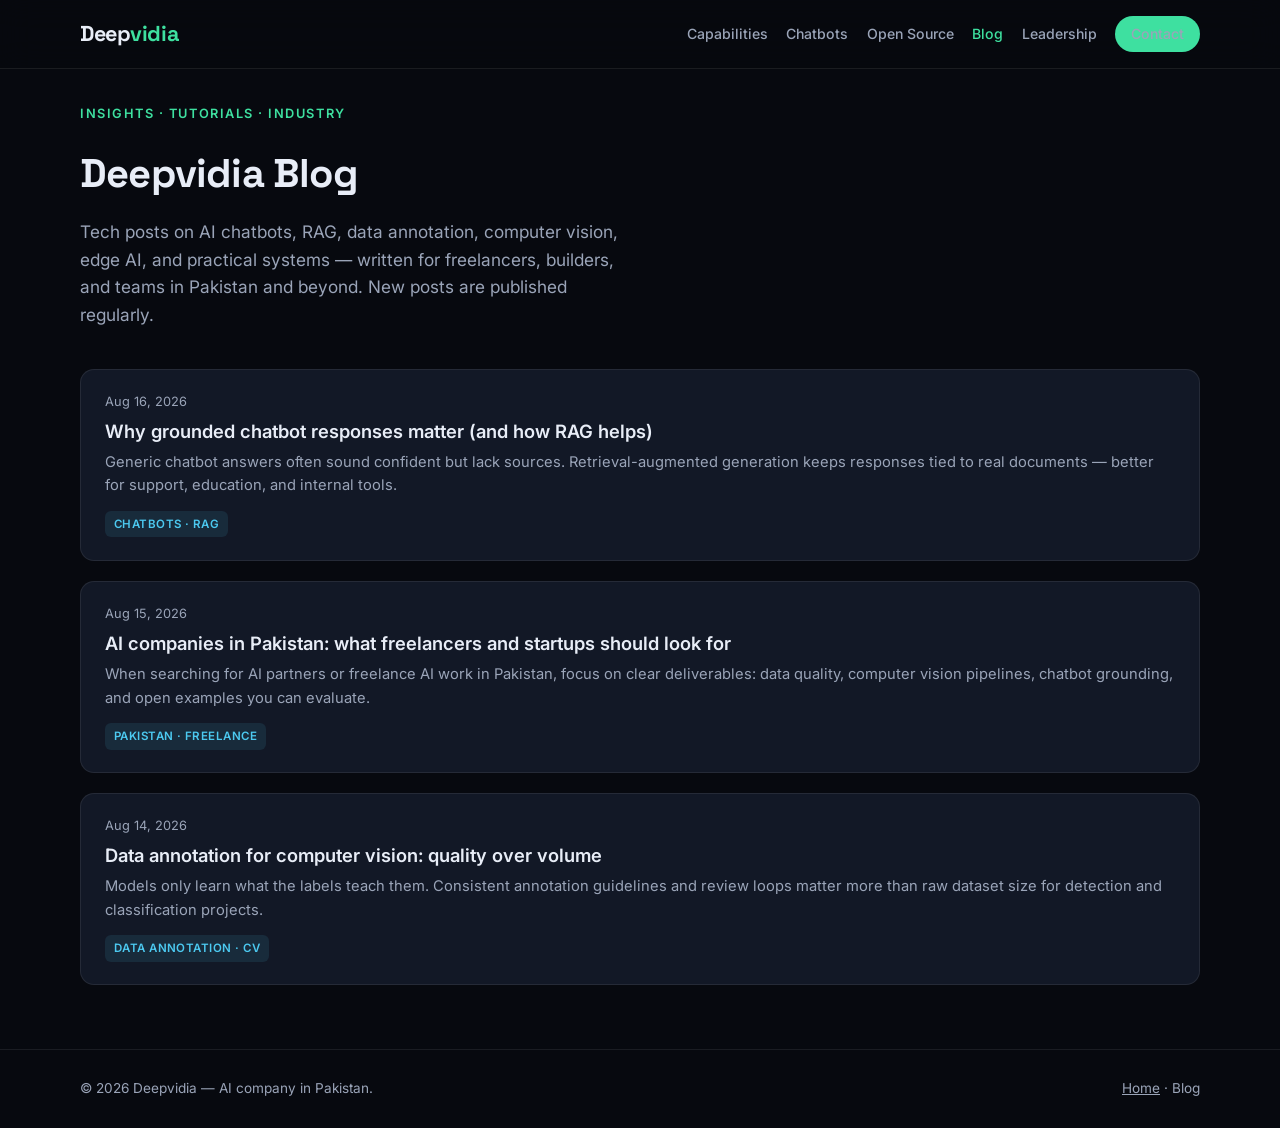
<file: blog/index.html>
<!DOCTYPE html>
<html lang="en">
<head>
  <meta charset="UTF-8" />
  <meta name="viewport" content="width=device-width, initial-scale=1.0" />
  <title>Blog | Deepvidia — AI, Chatbots, Computer Vision & Tech from Pakistan</title>
  <meta name="description" content="Deepvidia blog: daily tech posts on AI chatbots, RAG, data annotation, computer vision, edge AI, freelance AI projects, and practical AI systems from Pakistan." />
  <meta name="robots" content="index, follow" />
  <link rel="canonical" href="https://zuhaibbutt786.github.io/deepvidia/blog/" />
  <meta property="og:title" content="Deepvidia Blog — AI & Tech Insights from Pakistan" />
  <meta property="og:description" content="Daily posts on chatbots, RAG, computer vision, data annotation, and freelance AI resources." />
  <meta property="og:url" content="https://zuhaibbutt786.github.io/deepvidia/blog/" />
  <meta name="theme-color" content="#07090f" />
  <link rel="icon" href="https://avatars.githubusercontent.com/u/67970420?v=4" type="image/png" />
  <link rel="preconnect" href="https://fonts.googleapis.com" />
  <link rel="preconnect" href="https://fonts.gstatic.com" crossorigin />
  <link href="https://fonts.googleapis.com/css2?family=Inter:wght@400;500;600;700&family=Space+Grotesk:wght@500;600;700&display=swap" rel="stylesheet" />
  <link rel="stylesheet" href="../css/styles.css" />
  <link rel="stylesheet" href="../css/blog.css" />
</head>
<body class="blog-page">
  <header class="site-header">
    <div class="container header-inner">
      <a href="../" class="logo">Deep<span>vidia</span></a>
      <nav class="nav">
        <a href="../#capabilities">Capabilities</a>
        <a href="../#chatbots">Chatbots</a>
        <a href="../#projects">Open Source</a>
        <a href="./" class="active">Blog</a>
        <a href="../#leadership">Leadership</a>
        <a href="../#contact" class="btn btn-sm">Contact</a>
      </nav>
      <button class="menu-toggle" aria-label="Menu" type="button"><span></span><span></span><span></span></button>
    </div>
  </header>

  <main class="blog-main">
    <div class="container">
      <header class="blog-header">
        <p class="eyebrow">Insights · Tutorials · Industry</p>
        <h1>Deepvidia Blog</h1>
        <p class="lead">Tech posts on AI chatbots, RAG, data annotation, computer vision, edge AI, and practical systems — written for freelancers, builders, and teams in Pakistan and beyond. New posts are published regularly.</p>
      </header>

      <div class="blog-list" id="blog-list">
        <!-- Posts are listed newest first. Automated daily posts are prepended here. -->
        <article class="blog-card">
          <time datetime="2026-08-16">Aug 16, 2026</time>
          <h2><a href="posts/2026-08-16-grounded-chatbot-responses-rag.html">Why grounded chatbot responses matter (and how RAG helps)</a></h2>
          <p>Generic chatbot answers often sound confident but lack sources. Retrieval-augmented generation keeps responses tied to real documents — better for support, education, and internal tools.</p>
          <span class="tag">Chatbots · RAG</span>
        </article>
        <article class="blog-card">
          <time datetime="2026-08-15">Aug 15, 2026</time>
          <h2><a href="posts/2026-08-15-ai-companies-pakistan-what-to-look-for.html">AI companies in Pakistan: what freelancers and startups should look for</a></h2>
          <p>When searching for AI partners or freelance AI work in Pakistan, focus on clear deliverables: data quality, computer vision pipelines, chatbot grounding, and open examples you can evaluate.</p>
          <span class="tag">Pakistan · Freelance</span>
        </article>
        <article class="blog-card">
          <time datetime="2026-08-14">Aug 14, 2026</time>
          <h2><a href="posts/2026-08-14-data-annotation-for-computer-vision.html">Data annotation for computer vision: quality over volume</a></h2>
          <p>Models only learn what the labels teach them. Consistent annotation guidelines and review loops matter more than raw dataset size for detection and classification projects.</p>
          <span class="tag">Data Annotation · CV</span>
        </article>
      </div>
    </div>
  </main>

  <footer class="site-footer">
    <div class="container footer-inner">
      <p>© 2026 Deepvidia — AI company in Pakistan.</p>
      <p class="footer-note"><a href="../">Home</a> · Blog</p>
    </div>
  </footer>
  <script src="../js/main.js"></script>
</body>
</html>
</file>
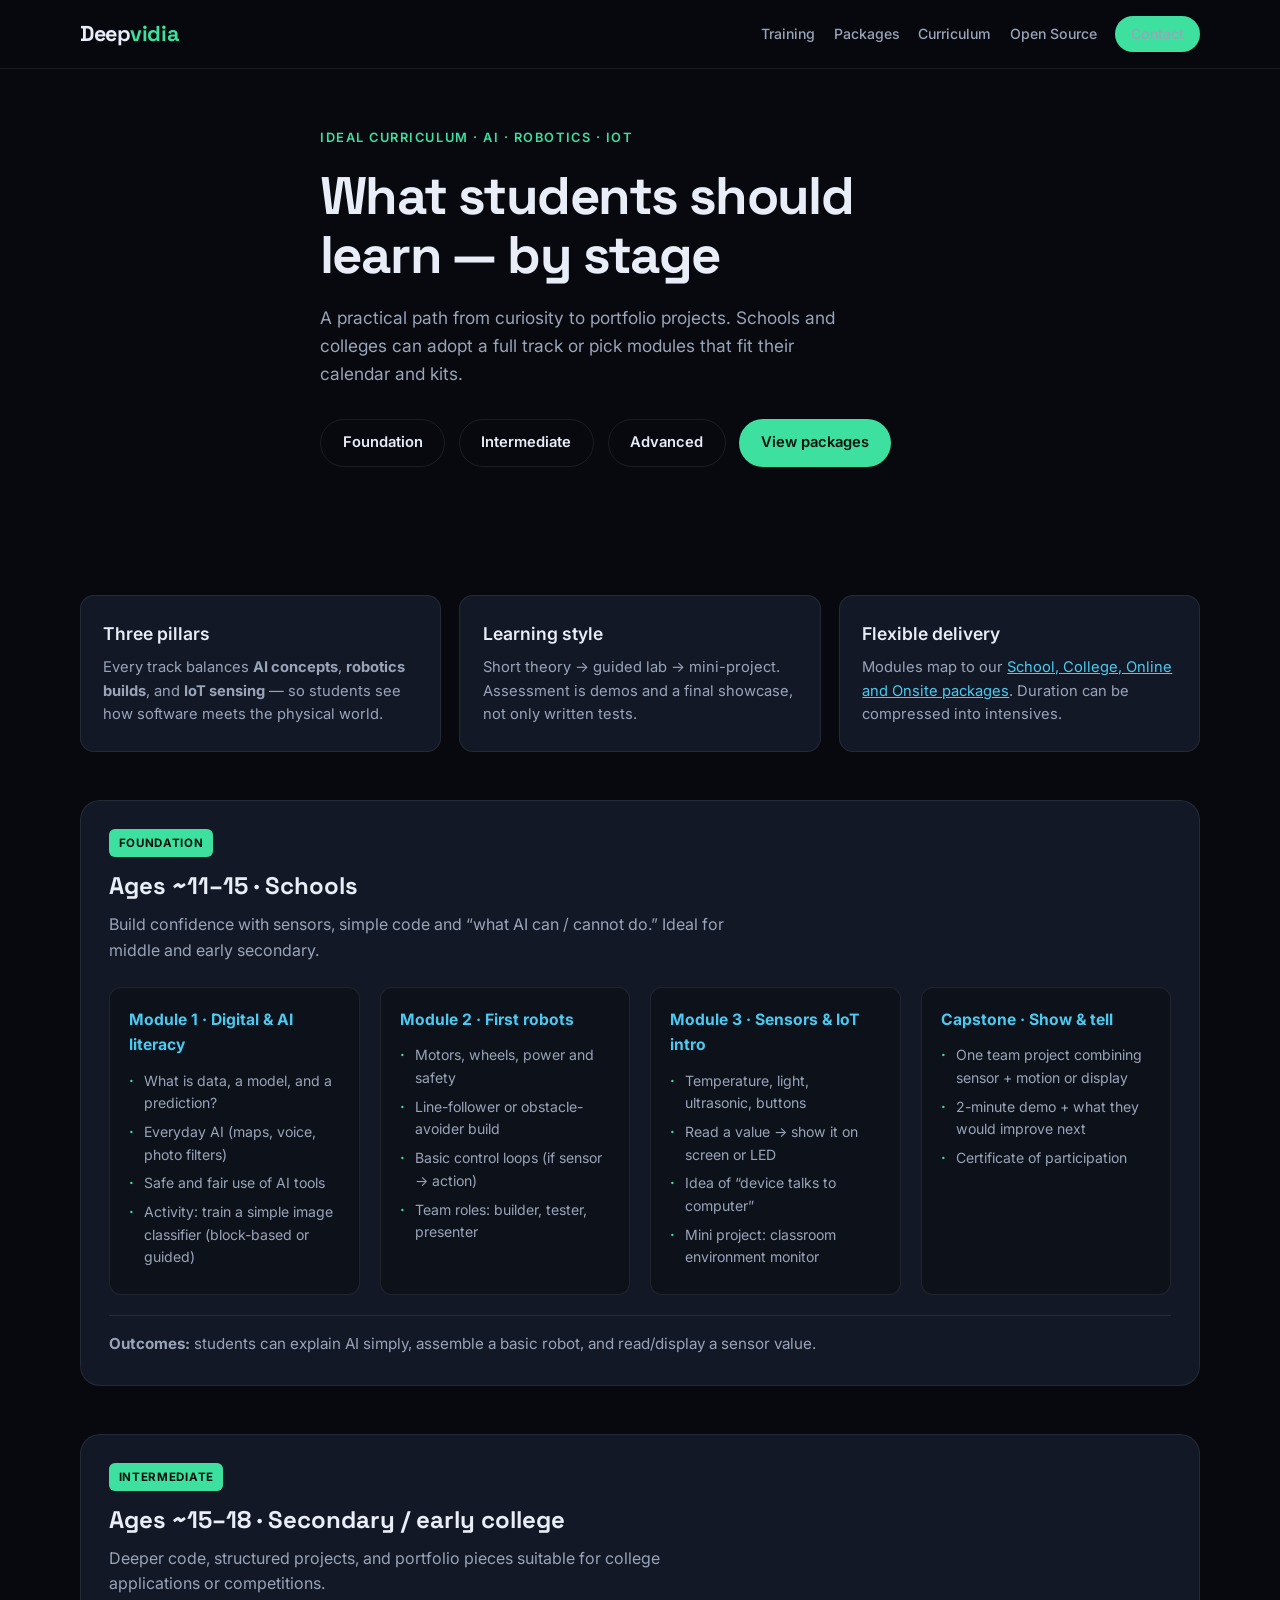
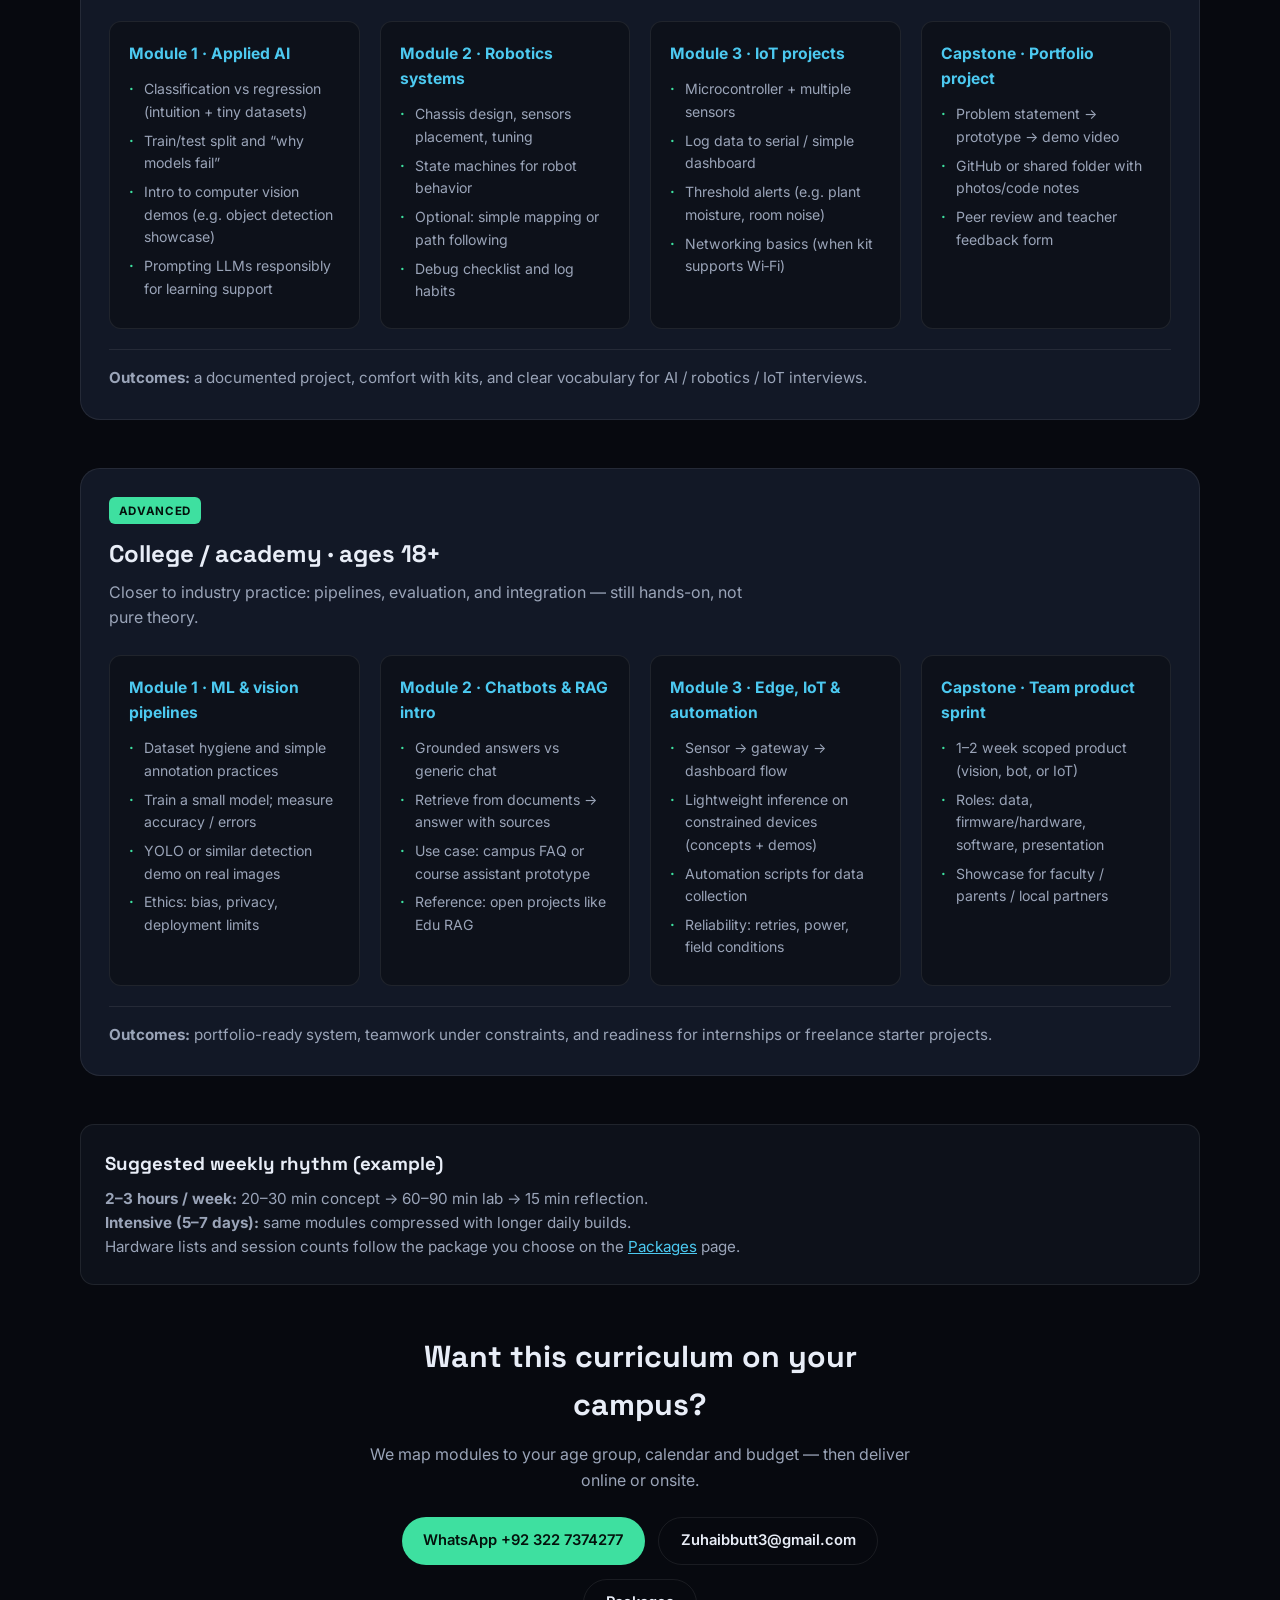
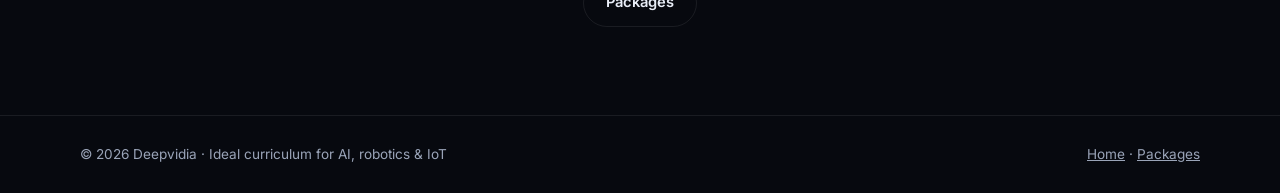
<file: curriculum.html>
<!DOCTYPE html>
<html lang="en">
<head>
  <meta charset="UTF-8" />
  <meta name="viewport" content="width=device-width, initial-scale=1.0" />
  <title>Ideal Curriculum | Deepvidia — AI, Robotics &amp; IoT for Schools &amp; Colleges</title>
  <meta name="description" content="Ideal Deepvidia curriculum for AI, robotics and IoT — foundation (schools), intermediate (secondary/college), and advanced tracks. Modules, outcomes and project ideas for institutions in Pakistan." />
  <meta name="robots" content="index, follow" />
  <link rel="canonical" href="https://zuhaibbutt786.github.io/deepvidia/curriculum.html" />
  <meta property="og:title" content="Ideal Curriculum — AI, Robotics & IoT | Deepvidia" />
  <meta property="og:description" content="Structured learning paths for every age: foundation, intermediate and advanced AI, robotics and IoT." />
  <meta property="og:url" content="https://zuhaibbutt786.github.io/deepvidia/curriculum.html" />
  <meta name="theme-color" content="#07090f" />
  <link rel="icon" href="https://avatars.githubusercontent.com/u/67970420?v=4" type="image/png" />
  <link rel="preconnect" href="https://fonts.googleapis.com" />
  <link rel="preconnect" href="https://fonts.gstatic.com" crossorigin />
  <link href="https://fonts.googleapis.com/css2?family=Inter:wght@400;500;600;700&family=Space+Grotesk:wght@500;600;700&display=swap" rel="stylesheet" />
  <link rel="stylesheet" href="css/styles.css" />
  <script type="application/ld+json">
  {
    "@context": "https://schema.org",
    "@type": "Course",
    "name": "Deepvidia Ideal Curriculum — AI, Robotics & IoT",
    "description": "Structured training curriculum for students of every age covering artificial intelligence, robotics and Internet of Things.",
    "provider": {
      "@type": "Organization",
      "name": "Deepvidia",
      "url": "https://zuhaibbutt786.github.io/deepvidia/"
    },
    "educationalLevel": ["Primary", "Secondary", "Higher Education"]
  }
  </script>
</head>
<body>
  <header class="site-header">
    <div class="container header-inner">
      <a href="./" class="logo">Deep<span>vidia</span></a>
      <nav class="nav">
        <a href="./#training">Training</a>
        <a href="packages.html">Packages</a>
        <a href="curriculum.html">Curriculum</a>
        <a href="./#projects">Open Source</a>
        <a href="./#contact" class="btn btn-sm">Contact</a>
      </nav>
      <button class="menu-toggle" aria-label="Menu" type="button"><span></span><span></span><span></span></button>
    </div>
  </header>

  <main>
    <section class="hero hero-compact">
      <div class="container hero-content">
        <p class="eyebrow">Ideal curriculum · AI · Robotics · IoT</p>
        <h1>What students should learn — by stage</h1>
        <p class="lead">
          A practical path from curiosity to portfolio projects. Schools and colleges can adopt
          a full track or pick modules that fit their calendar and kits.
        </p>
        <div class="hero-actions">
          <a href="#foundation" class="btn btn-outline">Foundation</a>
          <a href="#intermediate" class="btn btn-outline">Intermediate</a>
          <a href="#advanced" class="btn btn-outline">Advanced</a>
          <a href="packages.html" class="btn">View packages</a>
        </div>
      </div>
    </section>

    <section class="section">
      <div class="container">
        <div class="curriculum-overview">
          <div class="card">
            <h3>Three pillars</h3>
            <p>Every track balances <strong>AI concepts</strong>, <strong>robotics builds</strong>, and <strong>IoT sensing</strong> — so students see how software meets the physical world.</p>
          </div>
          <div class="card">
            <h3>Learning style</h3>
            <p>Short theory → guided lab → mini-project. Assessment is demos and a final showcase, not only written tests.</p>
          </div>
          <div class="card">
            <h3>Flexible delivery</h3>
            <p>Modules map to our <a href="packages.html" style="color:var(--accent-2)">School, College, Online and Onsite packages</a>. Duration can be compressed into intensives.</p>
          </div>
        </div>

        <!-- FOUNDATION -->
        <article class="curriculum-track" id="foundation">
          <header class="track-header">
            <span class="package-badge">Foundation</span>
            <h2>Ages ~11–15 · Schools</h2>
            <p>Build confidence with sensors, simple code and “what AI can / cannot do.” Ideal for middle and early secondary.</p>
          </header>
          <div class="grid modules">
            <div class="module">
              <h3>Module 1 · Digital &amp; AI literacy</h3>
              <ul>
                <li>What is data, a model, and a prediction?</li>
                <li>Everyday AI (maps, voice, photo filters)</li>
                <li>Safe and fair use of AI tools</li>
                <li>Activity: train a simple image classifier (block-based or guided)</li>
              </ul>
            </div>
            <div class="module">
              <h3>Module 2 · First robots</h3>
              <ul>
                <li>Motors, wheels, power and safety</li>
                <li>Line-follower or obstacle-avoider build</li>
                <li>Basic control loops (if sensor → action)</li>
                <li>Team roles: builder, tester, presenter</li>
              </ul>
            </div>
            <div class="module">
              <h3>Module 3 · Sensors &amp; IoT intro</h3>
              <ul>
                <li>Temperature, light, ultrasonic, buttons</li>
                <li>Read a value → show it on screen or LED</li>
                <li>Idea of “device talks to computer”</li>
                <li>Mini project: classroom environment monitor</li>
              </ul>
            </div>
            <div class="module">
              <h3>Capstone · Show &amp; tell</h3>
              <ul>
                <li>One team project combining sensor + motion or display</li>
                <li>2-minute demo + what they would improve next</li>
                <li>Certificate of participation</li>
              </ul>
            </div>
          </div>
          <p class="track-outcome"><strong>Outcomes:</strong> students can explain AI simply, assemble a basic robot, and read/display a sensor value.</p>
        </article>

        <!-- INTERMEDIATE -->
        <article class="curriculum-track" id="intermediate">
          <header class="track-header">
            <span class="package-badge">Intermediate</span>
            <h2>Ages ~15–18 · Secondary / early college</h2>
            <p>Deeper code, structured projects, and portfolio pieces suitable for college applications or competitions.</p>
          </header>
          <div class="grid modules">
            <div class="module">
              <h3>Module 1 · Applied AI</h3>
              <ul>
                <li>Classification vs regression (intuition + tiny datasets)</li>
                <li>Train/test split and “why models fail”</li>
                <li>Intro to computer vision demos (e.g. object detection showcase)</li>
                <li>Prompting LLMs responsibly for learning support</li>
              </ul>
            </div>
            <div class="module">
              <h3>Module 2 · Robotics systems</h3>
              <ul>
                <li>Chassis design, sensors placement, tuning</li>
                <li>State machines for robot behavior</li>
                <li>Optional: simple mapping or path following</li>
                <li>Debug checklist and log habits</li>
              </ul>
            </div>
            <div class="module">
              <h3>Module 3 · IoT projects</h3>
              <ul>
                <li>Microcontroller + multiple sensors</li>
                <li>Log data to serial / simple dashboard</li>
                <li>Threshold alerts (e.g. plant moisture, room noise)</li>
                <li>Networking basics (when kit supports Wi‑Fi)</li>
              </ul>
            </div>
            <div class="module">
              <h3>Capstone · Portfolio project</h3>
              <ul>
                <li>Problem statement → prototype → demo video</li>
                <li>GitHub or shared folder with photos/code notes</li>
                <li>Peer review and teacher feedback form</li>
              </ul>
            </div>
          </div>
          <p class="track-outcome"><strong>Outcomes:</strong> a documented project, comfort with kits, and clear vocabulary for AI / robotics / IoT interviews.</p>
        </article>

        <!-- ADVANCED -->
        <article class="curriculum-track" id="advanced">
          <header class="track-header">
            <span class="package-badge">Advanced</span>
            <h2>College / academy · ages 18+</h2>
            <p>Closer to industry practice: pipelines, evaluation, and integration — still hands-on, not pure theory.</p>
          </header>
          <div class="grid modules">
            <div class="module">
              <h3>Module 1 · ML &amp; vision pipelines</h3>
              <ul>
                <li>Dataset hygiene and simple annotation practices</li>
                <li>Train a small model; measure accuracy / errors</li>
                <li>YOLO or similar detection demo on real images</li>
                <li>Ethics: bias, privacy, deployment limits</li>
              </ul>
            </div>
            <div class="module">
              <h3>Module 2 · Chatbots &amp; RAG intro</h3>
              <ul>
                <li>Grounded answers vs generic chat</li>
                <li>Retrieve from documents → answer with sources</li>
                <li>Use case: campus FAQ or course assistant prototype</li>
                <li>Reference: open projects like Edu RAG</li>
              </ul>
            </div>
            <div class="module">
              <h3>Module 3 · Edge, IoT &amp; automation</h3>
              <ul>
                <li>Sensor → gateway → dashboard flow</li>
                <li>Lightweight inference on constrained devices (concepts + demos)</li>
                <li>Automation scripts for data collection</li>
                <li>Reliability: retries, power, field conditions</li>
              </ul>
            </div>
            <div class="module">
              <h3>Capstone · Team product sprint</h3>
              <ul>
                <li>1–2 week scoped product (vision, bot, or IoT)</li>
                <li>Roles: data, firmware/hardware, software, presentation</li>
                <li>Showcase for faculty / parents / local partners</li>
              </ul>
            </div>
          </div>
          <p class="track-outcome"><strong>Outcomes:</strong> portfolio-ready system, teamwork under constraints, and readiness for internships or freelance starter projects.</p>
        </article>

        <div class="cost-note" style="margin-top:2.5rem">
          <h3>Suggested weekly rhythm (example)</h3>
          <p>
            <strong>2–3 hours / week:</strong> 20–30 min concept → 60–90 min lab → 15 min reflection.<br />
            <strong>Intensive (5–7 days):</strong> same modules compressed with longer daily builds.<br />
            Hardware lists and session counts follow the package you choose on the
            <a href="packages.html" style="color:var(--accent-2)">Packages</a> page.
          </p>
        </div>

        <div class="contact" style="margin-top:3rem">
          <h2>Want this curriculum on your campus?</h2>
          <p>We map modules to your age group, calendar and budget — then deliver online or onsite.</p>
          <div class="hero-actions" style="justify-content:center">
            <a class="btn" href="https://wa.me/923227374277" target="_blank" rel="noopener">WhatsApp +92 322 7374277</a>
            <a class="btn btn-outline" href="mailto:Zuhaibbutt3@gmail.com">Zuhaibbutt3@gmail.com</a>
            <a class="btn btn-outline" href="packages.html">Packages</a>
          </div>
        </div>
      </div>
    </section>
  </main>

  <footer class="site-footer">
    <div class="container footer-inner">
      <p>© 2026 Deepvidia · Ideal curriculum for AI, robotics &amp; IoT</p>
      <p class="footer-note"><a href="./">Home</a> · <a href="packages.html">Packages</a></p>
    </div>
  </footer>
  <script src="js/main.js"></script>
</body>
</html>
</file>
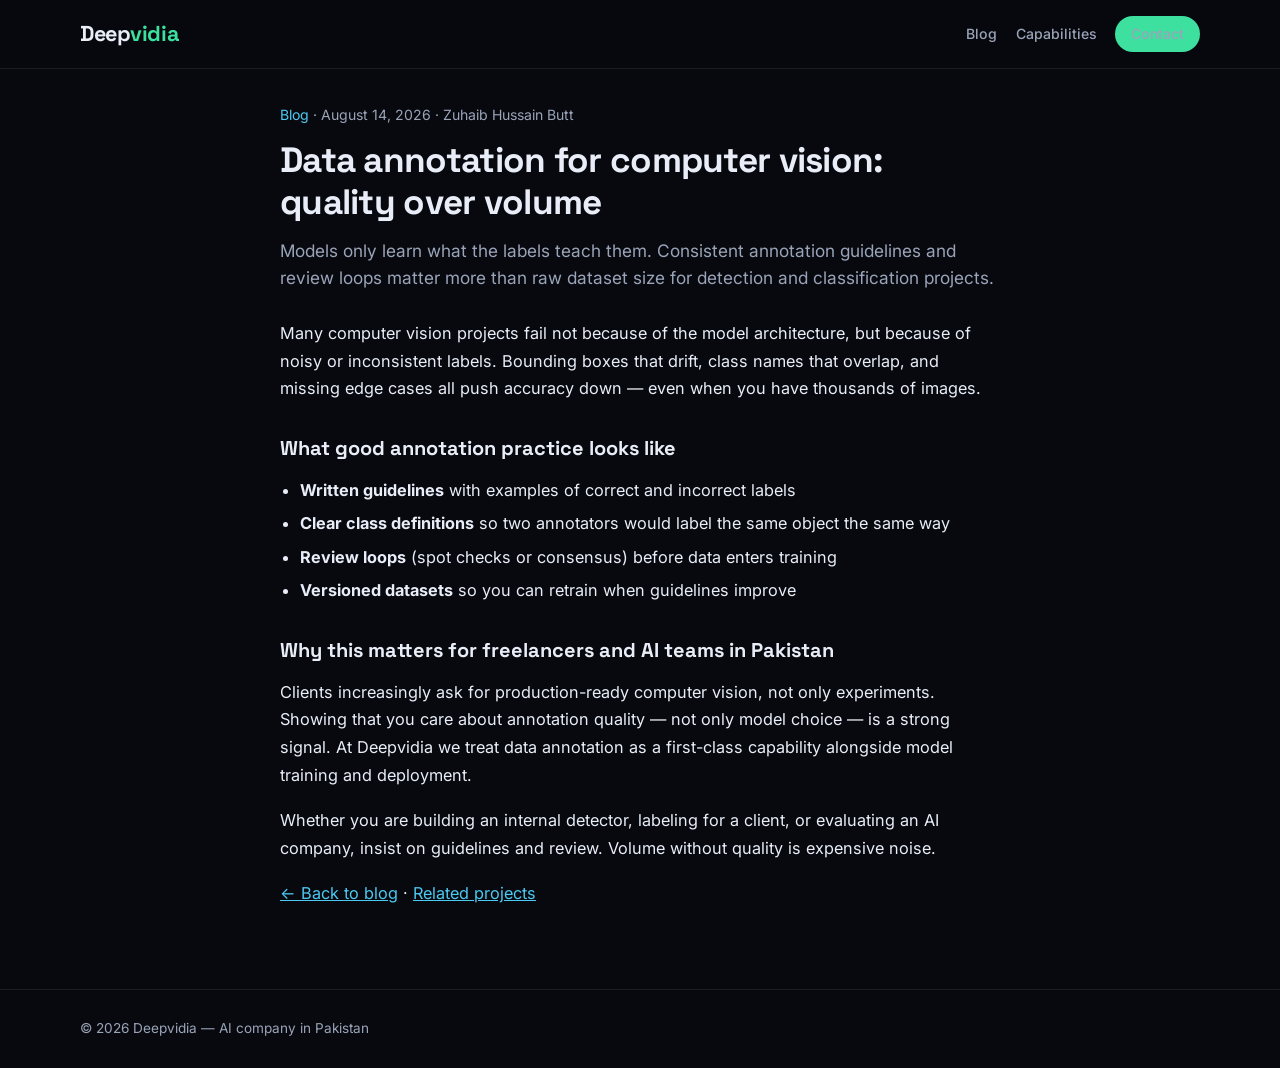
<file: blog/posts/2026-08-14-data-annotation-for-computer-vision.html>
<!DOCTYPE html>
<html lang="en">
<head>
  <meta charset="UTF-8" />
  <meta name="viewport" content="width=device-width, initial-scale=1.0" />
  <title>Data annotation for computer vision: quality over volume | Deepvidia Blog</title>
  <meta name="description" content="Why consistent data annotation guidelines and review loops matter more than dataset size for computer vision detection and classification projects. Practical notes from Deepvidia." />
  <meta name="keywords" content="data annotation, computer vision annotation, labeling quality, AI data Pakistan, Deepvidia" />
  <link rel="canonical" href="https://zuhaibbutt786.github.io/deepvidia/blog/posts/2026-08-14-data-annotation-for-computer-vision.html" />
  <meta name="robots" content="index, follow" />
  <meta name="author" content="Zuhaib Hussain Butt" />
  <meta property="og:type" content="article" />
  <meta property="og:title" content="Data annotation for computer vision: quality over volume" />
  <meta property="og:description" content="Annotation quality drives computer vision model reliability more than raw dataset size." />
  <meta property="og:url" content="https://zuhaibbutt786.github.io/deepvidia/blog/posts/2026-08-14-data-annotation-for-computer-vision.html" />
  <meta property="article:published_time" content="2026-08-14" />
  <link rel="stylesheet" href="../../css/styles.css" />
  <link rel="stylesheet" href="../../css/blog.css" />
  <link href="https://fonts.googleapis.com/css2?family=Inter:wght@400;500;600;700&family=Space+Grotesk:wght@500;600;700&display=swap" rel="stylesheet" />
  <script type="application/ld+json">
  {
    "@context": "https://schema.org",
    "@type": "Article",
    "headline": "Data annotation for computer vision: quality over volume",
    "datePublished": "2026-08-14",
    "dateModified": "2026-08-16",
    "author": {
      "@type": "Person",
      "name": "Zuhaib Hussain Butt",
      "url": "https://github.com/zuhaibbutt786"
    },
    "publisher": {
      "@type": "Organization",
      "name": "Deepvidia",
      "url": "https://zuhaibbutt786.github.io/deepvidia/"
    },
    "description": "Why annotation quality matters more than volume for computer vision models.",
    "mainEntityOfPage": "https://zuhaibbutt786.github.io/deepvidia/blog/posts/2026-08-14-data-annotation-for-computer-vision.html"
  }
  </script>
</head>
<body class="blog-page">
  <header class="site-header">
    <div class="container header-inner">
      <a href="../../" class="logo">Deep<span>vidia</span></a>
      <nav class="nav">
        <a href="../">Blog</a>
        <a href="../../#capabilities">Capabilities</a>
        <a href="../../#contact" class="btn btn-sm">Contact</a>
      </nav>
    </div>
  </header>
  <main class="blog-main">
    <article class="post container">
      <p class="post-meta"><a href="../">Blog</a> · <time datetime="2026-08-14">August 14, 2026</time> · Zuhaib Hussain Butt</p>
      <h1>Data annotation for computer vision: quality over volume</h1>
      <p class="post-lead">Models only learn what the labels teach them. Consistent annotation guidelines and review loops matter more than raw dataset size for detection and classification projects.</p>
      <div class="post-body">
        <p>Many computer vision projects fail not because of the model architecture, but because of noisy or inconsistent labels. Bounding boxes that drift, class names that overlap, and missing edge cases all push accuracy down — even when you have thousands of images.</p>

        <h2>What good annotation practice looks like</h2>
        <ul>
          <li><strong>Written guidelines</strong> with examples of correct and incorrect labels</li>
          <li><strong>Clear class definitions</strong> so two annotators would label the same object the same way</li>
          <li><strong>Review loops</strong> (spot checks or consensus) before data enters training</li>
          <li><strong>Versioned datasets</strong> so you can retrain when guidelines improve</li>
        </ul>

        <h2>Why this matters for freelancers and AI teams in Pakistan</h2>
        <p>Clients increasingly ask for production-ready computer vision, not only experiments. Showing that you care about annotation quality — not only model choice — is a strong signal. At Deepvidia we treat data annotation as a first-class capability alongside model training and deployment.</p>

        <p>Whether you are building an internal detector, labeling for a client, or evaluating an AI company, insist on guidelines and review. Volume without quality is expensive noise.</p>
        <p><a href="../">← Back to blog</a> · <a href="../../#projects">Related projects</a></p>
      </div>
    </article>
  </main>
  <footer class="site-footer"><div class="container footer-inner"><p>© 2026 Deepvidia — AI company in Pakistan</p></div></footer>
</body>
</html>
</file>
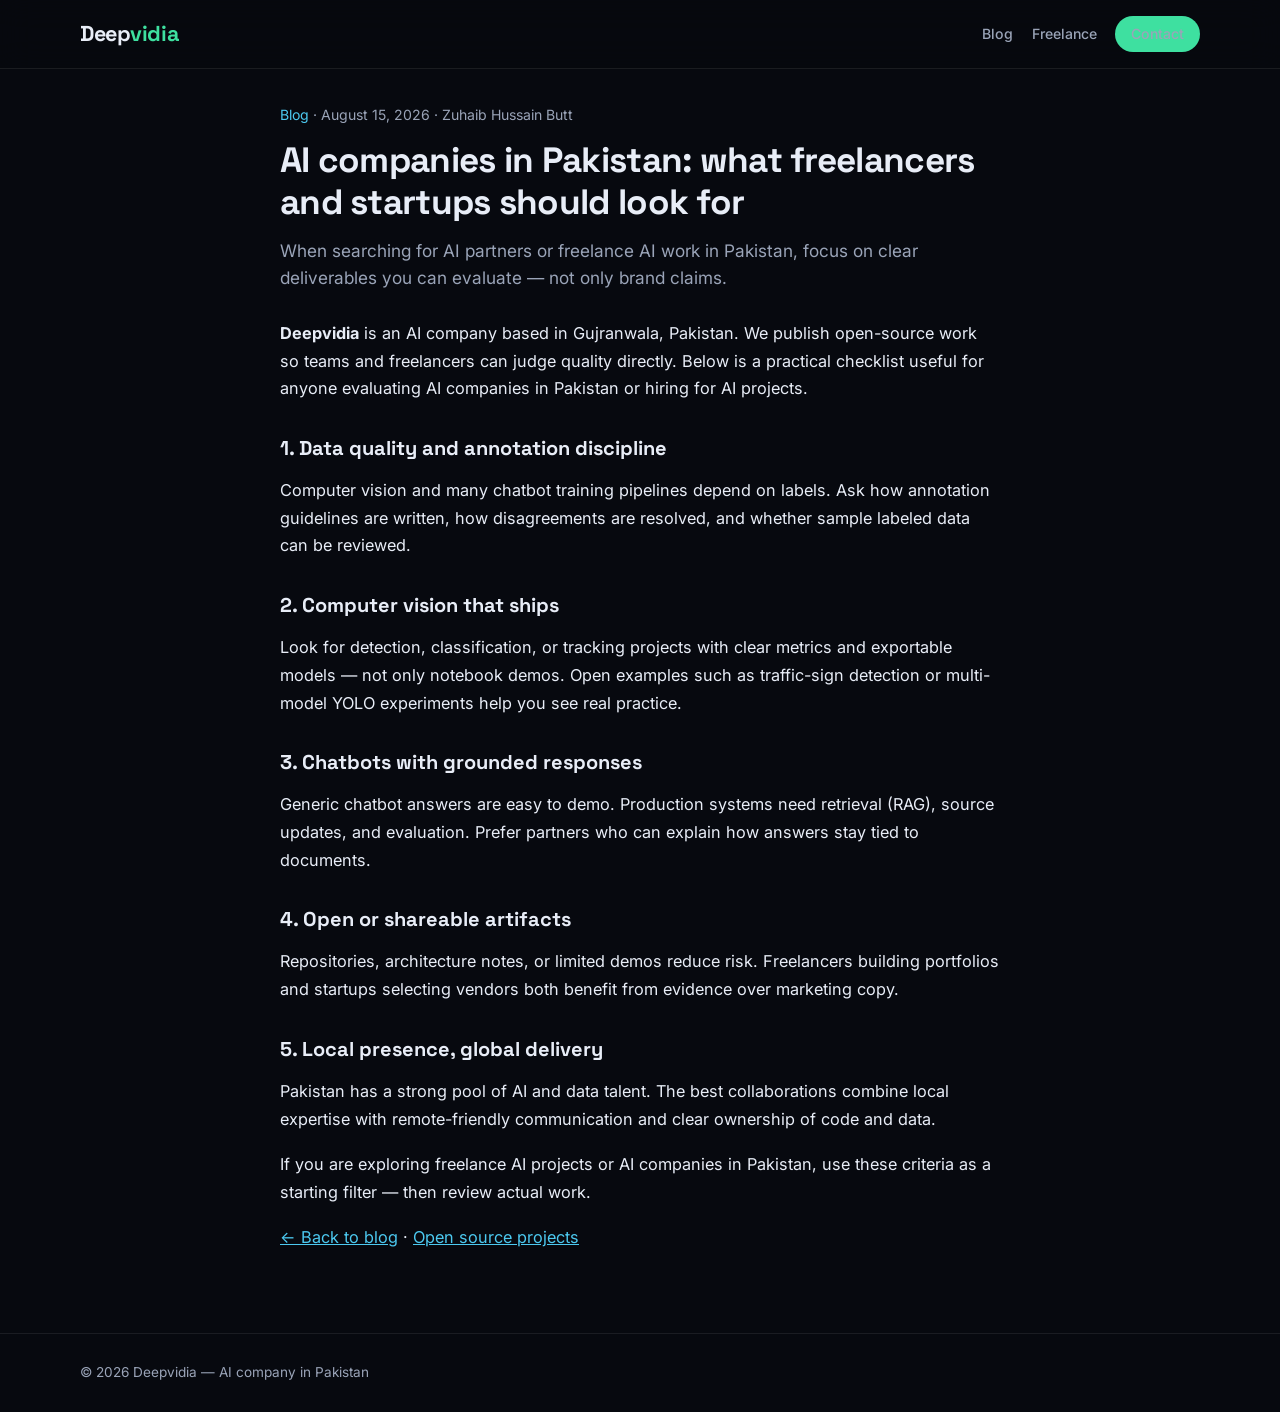
<file: blog/posts/2026-08-15-ai-companies-pakistan-what-to-look-for.html>
<!DOCTYPE html>
<html lang="en">
<head>
  <meta charset="UTF-8" />
  <meta name="viewport" content="width=device-width, initial-scale=1.0" />
  <title>AI companies in Pakistan: what freelancers and startups should look for | Deepvidia Blog</title>
  <meta name="description" content="What to evaluate when searching for AI companies in Pakistan or freelance AI projects: data quality, computer vision pipelines, grounded chatbots, and open examples you can review." />
  <meta name="keywords" content="AI companies in Pakistan, AI company Pakistan, freelance AI projects Pakistan, AI talent Pakistan, Deepvidia" />
  <link rel="canonical" href="https://zuhaibbutt786.github.io/deepvidia/blog/posts/2026-08-15-ai-companies-pakistan-what-to-look-for.html" />
  <meta name="robots" content="index, follow" />
  <meta name="author" content="Zuhaib Hussain Butt" />
  <meta property="og:type" content="article" />
  <meta property="og:title" content="AI companies in Pakistan: what freelancers and startups should look for" />
  <meta property="og:description" content="Clear criteria for evaluating AI partners and freelance AI work in Pakistan." />
  <meta property="og:url" content="https://zuhaibbutt786.github.io/deepvidia/blog/posts/2026-08-15-ai-companies-pakistan-what-to-look-for.html" />
  <meta property="article:published_time" content="2026-08-15" />
  <link rel="stylesheet" href="../../css/styles.css" />
  <link rel="stylesheet" href="../../css/blog.css" />
  <link href="https://fonts.googleapis.com/css2?family=Inter:wght@400;500;600;700&family=Space+Grotesk:wght@500;600;700&display=swap" rel="stylesheet" />
  <script type="application/ld+json">
  {
    "@context": "https://schema.org",
    "@type": "Article",
    "headline": "AI companies in Pakistan: what freelancers and startups should look for",
    "datePublished": "2026-08-15",
    "dateModified": "2026-08-16",
    "author": {
      "@type": "Person",
      "name": "Zuhaib Hussain Butt",
      "url": "https://github.com/zuhaibbutt786"
    },
    "publisher": {
      "@type": "Organization",
      "name": "Deepvidia",
      "url": "https://zuhaibbutt786.github.io/deepvidia/"
    },
    "description": "Criteria for evaluating AI companies and freelance AI projects in Pakistan.",
    "mainEntityOfPage": "https://zuhaibbutt786.github.io/deepvidia/blog/posts/2026-08-15-ai-companies-pakistan-what-to-look-for.html"
  }
  </script>
</head>
<body class="blog-page">
  <header class="site-header">
    <div class="container header-inner">
      <a href="../../" class="logo">Deep<span>vidia</span></a>
      <nav class="nav">
        <a href="../">Blog</a>
        <a href="../../#resources">Freelance</a>
        <a href="../../#contact" class="btn btn-sm">Contact</a>
      </nav>
    </div>
  </header>
  <main class="blog-main">
    <article class="post container">
      <p class="post-meta"><a href="../">Blog</a> · <time datetime="2026-08-15">August 15, 2026</time> · Zuhaib Hussain Butt</p>
      <h1>AI companies in Pakistan: what freelancers and startups should look for</h1>
      <p class="post-lead">When searching for AI partners or freelance AI work in Pakistan, focus on clear deliverables you can evaluate — not only brand claims.</p>
      <div class="post-body">
        <p><strong>Deepvidia</strong> is an AI company based in Gujranwala, Pakistan. We publish open-source work so teams and freelancers can judge quality directly. Below is a practical checklist useful for anyone evaluating AI companies in Pakistan or hiring for AI projects.</p>

        <h2>1. Data quality and annotation discipline</h2>
        <p>Computer vision and many chatbot training pipelines depend on labels. Ask how annotation guidelines are written, how disagreements are resolved, and whether sample labeled data can be reviewed.</p>

        <h2>2. Computer vision that ships</h2>
        <p>Look for detection, classification, or tracking projects with clear metrics and exportable models — not only notebook demos. Open examples such as traffic-sign detection or multi-model YOLO experiments help you see real practice.</p>

        <h2>3. Chatbots with grounded responses</h2>
        <p>Generic chatbot answers are easy to demo. Production systems need retrieval (RAG), source updates, and evaluation. Prefer partners who can explain how answers stay tied to documents.</p>

        <h2>4. Open or shareable artifacts</h2>
        <p>Repositories, architecture notes, or limited demos reduce risk. Freelancers building portfolios and startups selecting vendors both benefit from evidence over marketing copy.</p>

        <h2>5. Local presence, global delivery</h2>
        <p>Pakistan has a strong pool of AI and data talent. The best collaborations combine local expertise with remote-friendly communication and clear ownership of code and data.</p>

        <p>If you are exploring freelance AI projects or AI companies in Pakistan, use these criteria as a starting filter — then review actual work.</p>
        <p><a href="../">← Back to blog</a> · <a href="../../#projects">Open source projects</a></p>
      </div>
    </article>
  </main>
  <footer class="site-footer"><div class="container footer-inner"><p>© 2026 Deepvidia — AI company in Pakistan</p></div></footer>
</body>
</html>
</file>
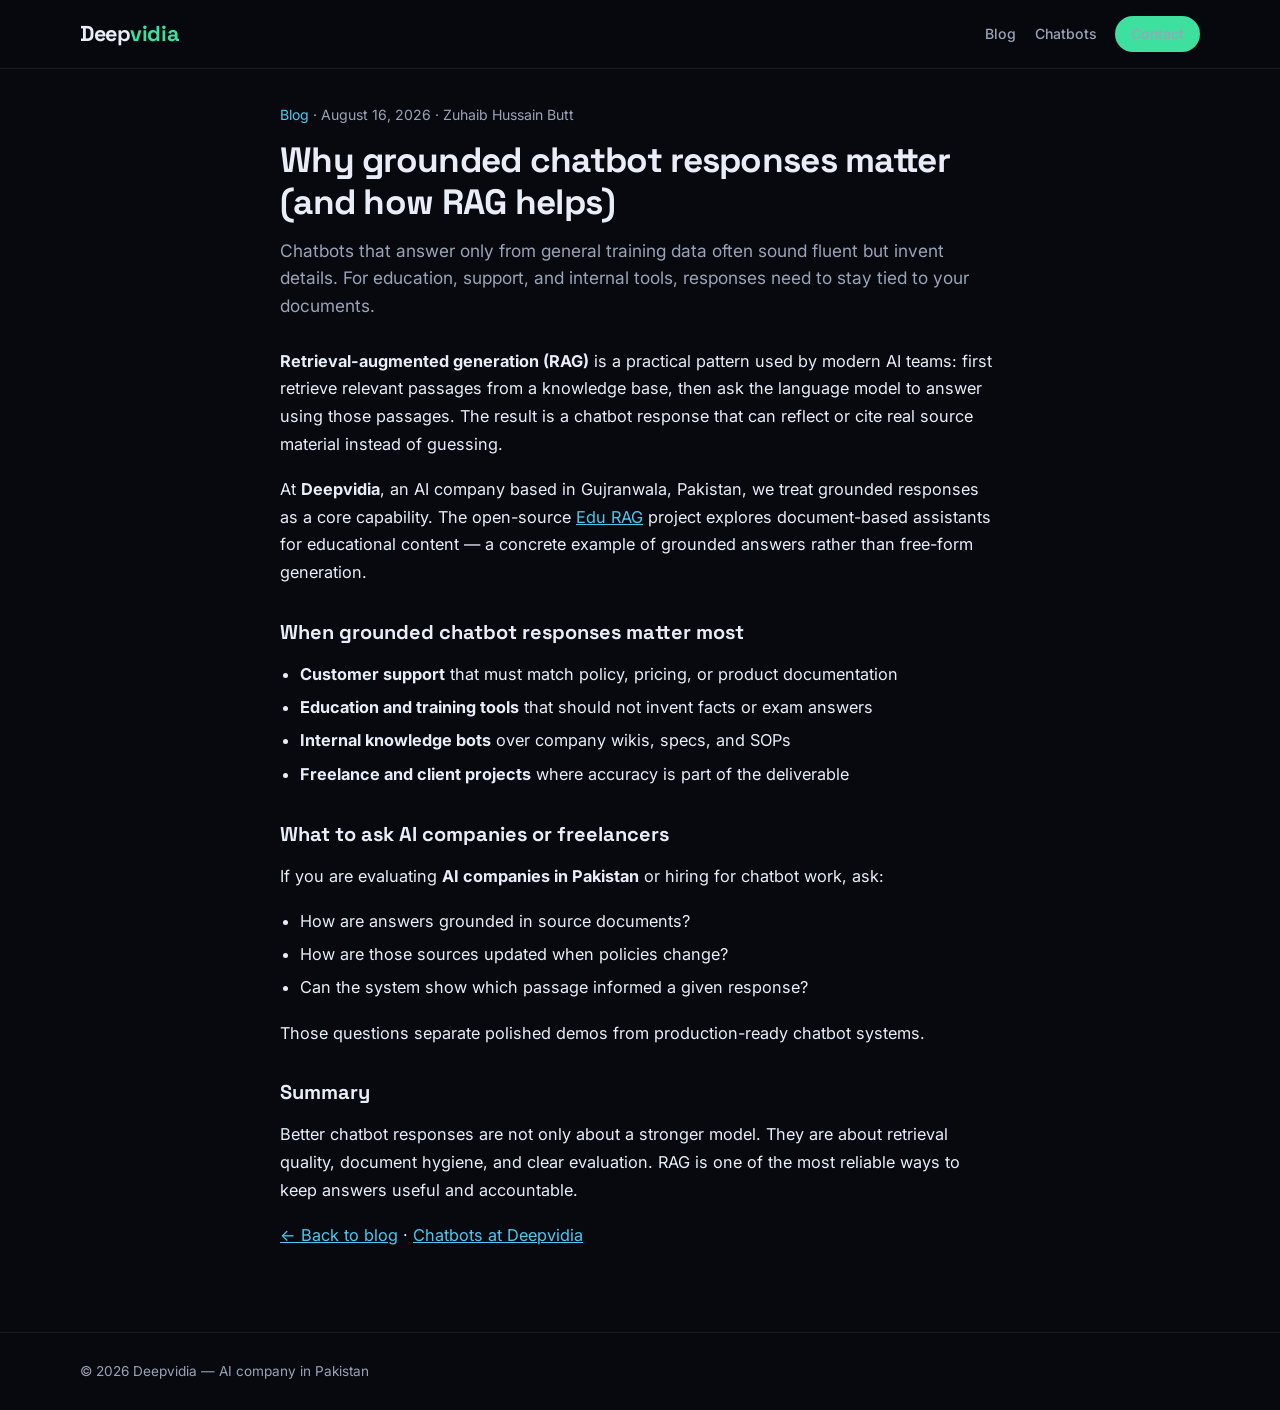
<file: blog/posts/2026-08-16-grounded-chatbot-responses-rag.html>
<!DOCTYPE html>
<html lang="en">
<head>
  <meta charset="UTF-8" />
  <meta name="viewport" content="width=device-width, initial-scale=1.0" />
  <title>Why grounded chatbot responses matter (and how RAG helps) | Deepvidia Blog</title>
  <meta name="description" content="How retrieval-augmented generation (RAG) produces grounded chatbot responses tied to real documents. Practical guidance for better chatbot answers in support, education, and internal tools — from Deepvidia, an AI company in Pakistan." />
  <meta name="keywords" content="grounded chatbot responses, RAG chatbot, retrieval augmented generation, AI chatbot Pakistan, chatbot development, Edu RAG" />
  <link rel="canonical" href="https://zuhaibbutt786.github.io/deepvidia/blog/posts/2026-08-16-grounded-chatbot-responses-rag.html" />
  <meta name="robots" content="index, follow" />
  <meta name="author" content="Zuhaib Hussain Butt" />
  <meta property="og:type" content="article" />
  <meta property="og:title" content="Why grounded chatbot responses matter (and how RAG helps)" />
  <meta property="og:description" content="RAG keeps chatbot answers tied to real documents and reduces hallucinated responses." />
  <meta property="og:url" content="https://zuhaibbutt786.github.io/deepvidia/blog/posts/2026-08-16-grounded-chatbot-responses-rag.html" />
  <meta property="article:published_time" content="2026-08-16" />
  <link rel="stylesheet" href="../../css/styles.css" />
  <link rel="stylesheet" href="../../css/blog.css" />
  <link href="https://fonts.googleapis.com/css2?family=Inter:wght@400;500;600;700&family=Space+Grotesk:wght@500;600;700&display=swap" rel="stylesheet" />
  <script type="application/ld+json">
  {
    "@context": "https://schema.org",
    "@type": "Article",
    "headline": "Why grounded chatbot responses matter (and how RAG helps)",
    "datePublished": "2026-08-16",
    "dateModified": "2026-08-16",
    "author": {
      "@type": "Person",
      "name": "Zuhaib Hussain Butt",
      "url": "https://github.com/zuhaibbutt786"
    },
    "publisher": {
      "@type": "Organization",
      "name": "Deepvidia",
      "url": "https://zuhaibbutt786.github.io/deepvidia/"
    },
    "description": "How retrieval-augmented generation produces grounded chatbot responses tied to real documents.",
    "mainEntityOfPage": "https://zuhaibbutt786.github.io/deepvidia/blog/posts/2026-08-16-grounded-chatbot-responses-rag.html"
  }
  </script>
</head>
<body class="blog-page">
  <header class="site-header">
    <div class="container header-inner">
      <a href="../../" class="logo">Deep<span>vidia</span></a>
      <nav class="nav">
        <a href="../">Blog</a>
        <a href="../../#chatbots">Chatbots</a>
        <a href="../../#contact" class="btn btn-sm">Contact</a>
      </nav>
    </div>
  </header>
  <main class="blog-main">
    <article class="post container">
      <p class="post-meta"><a href="../">Blog</a> · <time datetime="2026-08-16">August 16, 2026</time> · Zuhaib Hussain Butt</p>
      <h1>Why grounded chatbot responses matter (and how RAG helps)</h1>
      <p class="post-lead">Chatbots that answer only from general training data often sound fluent but invent details. For education, support, and internal tools, responses need to stay tied to your documents.</p>
      <div class="post-body">
        <p><strong>Retrieval-augmented generation (RAG)</strong> is a practical pattern used by modern AI teams: first retrieve relevant passages from a knowledge base, then ask the language model to answer using those passages. The result is a chatbot response that can reflect or cite real source material instead of guessing.</p>
        <p>At <strong>Deepvidia</strong>, an AI company based in Gujranwala, Pakistan, we treat grounded responses as a core capability. The open-source <a href="https://github.com/zuhaibbutt786/Edu_RAG">Edu RAG</a> project explores document-based assistants for educational content — a concrete example of grounded answers rather than free-form generation.</p>

        <h2>When grounded chatbot responses matter most</h2>
        <ul>
          <li><strong>Customer support</strong> that must match policy, pricing, or product documentation</li>
          <li><strong>Education and training tools</strong> that should not invent facts or exam answers</li>
          <li><strong>Internal knowledge bots</strong> over company wikis, specs, and SOPs</li>
          <li><strong>Freelance and client projects</strong> where accuracy is part of the deliverable</li>
        </ul>

        <h2>What to ask AI companies or freelancers</h2>
        <p>If you are evaluating <strong>AI companies in Pakistan</strong> or hiring for chatbot work, ask:</p>
        <ul>
          <li>How are answers grounded in source documents?</li>
          <li>How are those sources updated when policies change?</li>
          <li>Can the system show which passage informed a given response?</li>
        </ul>
        <p>Those questions separate polished demos from production-ready chatbot systems.</p>

        <h2>Summary</h2>
        <p>Better chatbot responses are not only about a stronger model. They are about retrieval quality, document hygiene, and clear evaluation. RAG is one of the most reliable ways to keep answers useful and accountable.</p>
        <p><a href="../">← Back to blog</a> · <a href="../../#chatbots">Chatbots at Deepvidia</a></p>
      </div>
    </article>
  </main>
  <footer class="site-footer"><div class="container footer-inner"><p>© 2026 Deepvidia — AI company in Pakistan</p></div></footer>
</body>
</html>
</file>
<file: css/styles.css>
:root {
  --bg: #07090f;
  --bg-elevated: #0d111a;
  --bg-card: #121826;
  --border: rgba(255, 255, 255, 0.08);
  --text: #e8edf7;
  --text-muted: #9aa4b8;
  --accent: #3ee0a0;
  --accent-2: #4cc9f0;
  --radius: 14px;
  --font: "Inter", system-ui, sans-serif;
  --display: "Space Grotesk", system-ui, sans-serif;
}

*,
*::before,
*::after {
  box-sizing: border-box;
  margin: 0;
  padding: 0;
}

html {
  scroll-behavior: smooth;
}

body {
  font-family: var(--font);
  background: var(--bg);
  color: var(--text);
  line-height: 1.6;
  overflow-x: hidden;
  min-height: 100vh;
}

#canvas-container {
  position: fixed;
  inset: 0;
  z-index: 0;
  pointer-events: none;
  opacity: 0.9;
}

#canvas-container canvas {
  display: block;
  width: 100% !important;
  height: 100% !important;
}

.container {
  width: min(1120px, 92vw);
  margin-inline: auto;
  position: relative;
  z-index: 1;
}

.site-header {
  position: fixed;
  top: 0;
  left: 0;
  right: 0;
  z-index: 100;
  backdrop-filter: blur(16px);
  background: rgba(7, 9, 15, 0.72);
  border-bottom: 1px solid var(--border);
}

.header-inner {
  display: flex;
  align-items: center;
  justify-content: space-between;
  height: 68px;
}

.logo {
  font-family: var(--display);
  font-weight: 700;
  font-size: 1.35rem;
  color: var(--text);
  text-decoration: none;
  letter-spacing: -0.02em;
}

.logo span {
  color: var(--accent);
}

.nav {
  display: flex;
  align-items: center;
  gap: 1.15rem;
}

.nav a {
  color: var(--text-muted);
  text-decoration: none;
  font-size: 0.88rem;
  font-weight: 500;
  transition: color 0.2s;
}

.nav a:hover {
  color: var(--text);
}

.menu-toggle {
  display: none;
  background: none;
  border: none;
  cursor: pointer;
  width: 28px;
  height: 20px;
  flex-direction: column;
  justify-content: space-between;
}

.menu-toggle span {
  display: block;
  height: 2px;
  background: var(--text);
  border-radius: 2px;
}

.btn {
  display: inline-flex;
  align-items: center;
  justify-content: center;
  padding: 0.7rem 1.35rem;
  background: var(--accent);
  color: #04120c;
  font-weight: 600;
  font-size: 0.92rem;
  border-radius: 999px;
  text-decoration: none;
  border: none;
  transition: transform 0.2s, box-shadow 0.2s, background 0.2s;
  cursor: pointer;
}

.btn:hover {
  transform: translateY(-1px);
  box-shadow: 0 8px 24px rgba(62, 224, 160, 0.25);
}

.btn-outline {
  background: transparent;
  color: var(--text);
  border: 1px solid var(--border);
}

.btn-outline:hover {
  border-color: var(--accent);
  color: var(--accent);
  box-shadow: none;
}

.btn-sm {
  padding: 0.45rem 1rem;
  font-size: 0.85rem;
}

.hero {
  min-height: 100vh;
  display: flex;
  align-items: center;
  padding: 7rem 0 5rem;
  position: relative;
}

.hero-compact {
  min-height: auto;
  padding: 8rem 0 2.5rem;
}

.hero-content {
  max-width: 640px;
}

.eyebrow {
  font-size: 0.8rem;
  font-weight: 600;
  letter-spacing: 0.12em;
  text-transform: uppercase;
  color: var(--accent);
  margin-bottom: 1.1rem;
}

.hero h1 {
  font-family: var(--display);
  font-size: clamp(2.2rem, 5vw, 3.3rem);
  font-weight: 700;
  line-height: 1.12;
  letter-spacing: -0.03em;
  margin-bottom: 1.25rem;
}

.lead {
  font-size: 1.08rem;
  color: var(--text-muted);
  max-width: 540px;
  margin-bottom: 2rem;
}

.hero-actions {
  display: flex;
  flex-wrap: wrap;
  gap: 0.85rem;
}

.section {
  padding: 5.5rem 0;
  position: relative;
}

.section-alt {
  background: linear-gradient(180deg, transparent, rgba(13, 17, 26, 0.55), transparent);
}

.section-header {
  margin-bottom: 2.75rem;
  max-width: 560px;
}

.section-header h2 {
  font-family: var(--display);
  font-size: clamp(1.75rem, 3.5vw, 2.25rem);
  font-weight: 700;
  letter-spacing: -0.02em;
  margin-bottom: 0.6rem;
}

.section-header p {
  color: var(--text-muted);
}

.training-highlight {
  display: grid;
  grid-template-columns: 1.1fr 1fr;
  gap: 2rem;
  align-items: center;
  background: var(--bg-card);
  border: 1px solid var(--border);
  border-radius: 20px;
  overflow: hidden;
}

.training-media img {
  width: 100%;
  height: 100%;
  object-fit: cover;
  display: block;
  min-height: 280px;
}

.training-copy {
  padding: 1.75rem 1.75rem 1.75rem 0.5rem;
}

.training-copy h3 {
  font-family: var(--display);
  font-size: 1.35rem;
  margin-bottom: 1rem;
}

.check-list {
  list-style: none;
  margin-bottom: 1.25rem;
}

.check-list li {
  position: relative;
  padding-left: 1.35rem;
  margin-bottom: 0.65rem;
  color: var(--text-muted);
  font-size: 0.95rem;
}

.check-list li::before {
  content: "";
  position: absolute;
  left: 0;
  top: 0.45rem;
  width: 0.5rem;
  height: 0.5rem;
  border-radius: 50%;
  background: var(--accent);
}

.training-copy p {
  color: var(--text-muted);
  margin-bottom: 1.25rem;
  font-size: 0.95rem;
}

.grid {
  display: grid;
  gap: 1.25rem;
}

.cards {
  grid-template-columns: repeat(auto-fit, minmax(280px, 1fr));
}

.card {
  background: var(--bg-card);
  border: 1px solid var(--border);
  border-radius: var(--radius);
  padding: 1.5rem 1.4rem;
  transition: border-color 0.25s, transform 0.25s;
}

.card:hover {
  border-color: rgba(62, 224, 160, 0.35);
  transform: translateY(-3px);
}

.card-media {
  padding: 0;
  overflow: hidden;
}

.card-media img {
  width: 100%;
  height: 180px;
  object-fit: cover;
  display: block;
}

.card-media h3,
.card-media p {
  padding: 0 1.25rem;
}

.card-media h3 {
  margin-top: 1rem;
  margin-bottom: 0.4rem;
}

.card-media p {
  padding-bottom: 1.25rem;
  color: var(--text-muted);
  font-size: 0.9rem;
}

.card-icon {
  font-family: var(--display);
  font-size: 0.85rem;
  font-weight: 600;
  color: var(--accent);
  margin-bottom: 0.85rem;
  opacity: 0.85;
}

.card h3 {
  font-size: 1.1rem;
  font-weight: 600;
  margin-bottom: 0.5rem;
}

.card p {
  font-size: 0.92rem;
  color: var(--text-muted);
}

.projects {
  grid-template-columns: repeat(auto-fit, minmax(300px, 1fr));
}

.project-card {
  display: block;
  background: var(--bg-card);
  border: 1px solid var(--border);
  border-radius: var(--radius);
  padding: 1.4rem 1.35rem;
  text-decoration: none;
  color: inherit;
  transition: border-color 0.25s, transform 0.25s, background 0.25s;
}

.project-card:hover {
  border-color: rgba(76, 201, 240, 0.4);
  transform: translateY(-3px);
  background: #151c2c;
}

.project-card h3 {
  font-size: 1.05rem;
  font-weight: 600;
  margin-bottom: 0.45rem;
}

.project-card p {
  font-size: 0.88rem;
  color: var(--text-muted);
  margin-bottom: 0.9rem;
}

.tag {
  display: inline-block;
  font-size: 0.72rem;
  font-weight: 600;
  letter-spacing: 0.04em;
  text-transform: uppercase;
  color: var(--accent-2);
  background: rgba(76, 201, 240, 0.1);
  padding: 0.25rem 0.55rem;
  border-radius: 6px;
}

.packages-banner {
  border-radius: 18px;
  overflow: hidden;
  margin-bottom: 2.5rem;
  border: 1px solid var(--border);
}

.packages-banner img {
  width: 100%;
  height: 280px;
  object-fit: cover;
  display: block;
}

.packages-grid {
  grid-template-columns: repeat(auto-fit, minmax(260px, 1fr));
  gap: 1.35rem;
}

.package-card {
  background: var(--bg-card);
  border: 1px solid var(--border);
  border-radius: 18px;
  padding: 1.6rem 1.4rem;
  display: flex;
  flex-direction: column;
  gap: 0.65rem;
  transition: border-color 0.25s, transform 0.25s;
}

.package-card:hover {
  border-color: rgba(62, 224, 160, 0.35);
  transform: translateY(-3px);
}

.package-card.featured {
  border-color: rgba(62, 224, 160, 0.45);
  box-shadow: 0 0 0 1px rgba(62, 224, 160, 0.15);
}

.package-badge {
  display: inline-block;
  align-self: flex-start;
  font-size: 0.72rem;
  font-weight: 700;
  letter-spacing: 0.06em;
  text-transform: uppercase;
  color: #04120c;
  background: var(--accent);
  padding: 0.28rem 0.6rem;
  border-radius: 6px;
}

.package-card h2 {
  font-family: var(--display);
  font-size: 1.35rem;
  font-weight: 700;
}

.package-mode {
  font-size: 0.85rem;
  color: var(--text-muted);
}

.package-price {
  font-size: 1.15rem;
  margin: 0.25rem 0 0.5rem;
}

.package-price span {
  font-size: 0.85rem;
  color: var(--text-muted);
  font-weight: 400;
}

.package-card ul {
  list-style: none;
  margin: 0.25rem 0 0.75rem;
  flex: 1;
}

.package-card ul li {
  position: relative;
  padding-left: 1.1rem;
  margin-bottom: 0.45rem;
  font-size: 0.9rem;
  color: var(--text-muted);
}

.package-card ul li::before {
  content: "+";
  position: absolute;
  left: 0;
  color: var(--accent);
  font-weight: 700;
}

.package-note {
  font-size: 0.8rem;
  color: var(--text-muted);
  opacity: 0.9;
  margin-bottom: 0.75rem;
}

.cost-note {
  margin-top: 2.5rem;
  padding: 1.5rem;
  background: var(--bg-elevated);
  border: 1px solid var(--border);
  border-radius: 14px;
}

.cost-note h3 {
  font-family: var(--display);
  margin-bottom: 0.5rem;
}

.cost-note p {
  color: var(--text-muted);
  font-size: 0.95rem;
}

/* Curriculum */
.curriculum-overview {
  display: grid;
  grid-template-columns: repeat(auto-fit, minmax(240px, 1fr));
  gap: 1.15rem;
  margin-bottom: 3rem;
}

.curriculum-track {
  margin-bottom: 3rem;
  padding: 1.75rem;
  background: var(--bg-card);
  border: 1px solid var(--border);
  border-radius: 20px;
}

.track-header {
  margin-bottom: 1.5rem;
}

.track-header h2 {
  font-family: var(--display);
  font-size: 1.5rem;
  margin: 0.65rem 0 0.4rem;
}

.track-header p {
  color: var(--text-muted);
  max-width: 640px;
}

.modules {
  grid-template-columns: repeat(auto-fit, minmax(240px, 1fr));
}

.module {
  background: var(--bg-elevated);
  border: 1px solid var(--border);
  border-radius: 12px;
  padding: 1.2rem;
}

.module h3 {
  font-size: 0.98rem;
  margin-bottom: 0.75rem;
  color: var(--accent-2);
}

.module ul {
  list-style: none;
}

.module ul li {
  position: relative;
  padding-left: 0.95rem;
  margin-bottom: 0.4rem;
  font-size: 0.88rem;
  color: var(--text-muted);
}

.module ul li::before {
  content: "·";
  position: absolute;
  left: 0;
  color: var(--accent);
  font-weight: 700;
}

.track-outcome {
  margin-top: 1.25rem;
  font-size: 0.95rem;
  color: var(--text-muted);
  padding-top: 1rem;
  border-top: 1px solid var(--border);
}

.leadership {
  display: grid;
  grid-template-columns: 280px 1fr;
  gap: 2.5rem;
  align-items: start;
  background: var(--bg-card);
  border: 1px solid var(--border);
  border-radius: 20px;
  padding: 2rem;
}

.leader-photo img {
  width: 100%;
  height: auto;
  border-radius: 16px;
  display: block;
  object-fit: cover;
  border: 1px solid var(--border);
}

.leader-content h3 {
  font-family: var(--display);
  font-size: 1.6rem;
  font-weight: 700;
  margin-bottom: 0.2rem;
}

.role {
  color: var(--accent);
  font-weight: 600;
  font-size: 0.95rem;
  margin-bottom: 1rem;
}

.bio {
  color: var(--text-muted);
  margin-bottom: 1.25rem;
  max-width: 540px;
}

.vision {
  border-left: 3px solid var(--accent);
  padding: 0.85rem 0 0.85rem 1.15rem;
  margin: 0 0 1.5rem;
  color: var(--text);
  font-size: 1.02rem;
  line-height: 1.55;
  font-style: normal;
}

.leader-links {
  display: flex;
  flex-wrap: wrap;
  gap: 1.25rem;
}

.leader-links a {
  color: var(--accent-2);
  text-decoration: none;
  font-weight: 500;
  font-size: 0.92rem;
}

.leader-links a:hover {
  text-decoration: underline;
}

.contact {
  text-align: center;
  max-width: 560px;
  margin-inline: auto;
}

.contact h2 {
  font-family: var(--display);
  font-size: 1.9rem;
  margin-bottom: 0.75rem;
}

.contact p {
  color: var(--text-muted);
  margin-bottom: 1.5rem;
}

.site-footer {
  border-top: 1px solid var(--border);
  padding: 1.75rem 0;
  position: relative;
  z-index: 1;
}

.footer-inner {
  display: flex;
  justify-content: space-between;
  align-items: center;
  flex-wrap: wrap;
  gap: 0.5rem;
  font-size: 0.85rem;
  color: var(--text-muted);
}

.footer-inner a {
  color: inherit;
}

@media (max-width: 900px) {
  .nav {
    display: none;
  }

  .menu-toggle {
    display: flex;
  }

  .training-highlight {
    grid-template-columns: 1fr;
  }

  .training-copy {
    padding: 1.5rem;
  }

  .leadership {
    grid-template-columns: 1fr;
    justify-items: center;
    text-align: center;
  }

  .leader-photo {
    max-width: 220px;
  }

  .vision {
    text-align: left;
  }

  .leader-links {
    justify-content: center;
  }

  .bio {
    margin-inline: auto;
  }
}

@media (max-width: 520px) {
  .hero {
    padding-top: 6rem;
  }

  .hero-actions {
    flex-direction: column;
  }

  .btn {
    width: 100%;
  }

  .packages-banner img {
    height: 200px;
  }

  .curriculum-track {
    padding: 1.15rem;
  }
}
</file>
<file: css/blog.css>
.blog-page #canvas-container { display: none; }

.blog-main {
  padding: 6.5rem 0 4rem;
  position: relative;
  z-index: 1;
  min-height: 70vh;
}

.blog-header {
  margin-bottom: 2.5rem;
  max-width: 640px;
}

.blog-header h1 {
  font-family: var(--display);
  font-size: clamp(1.9rem, 4vw, 2.5rem);
  font-weight: 700;
  letter-spacing: -0.02em;
  margin-bottom: 0.75rem;
}

.blog-list {
  display: flex;
  flex-direction: column;
  gap: 1.25rem;
}

.blog-card {
  background: var(--bg-card);
  border: 1px solid var(--border);
  border-radius: var(--radius);
  padding: 1.4rem 1.5rem;
  transition: border-color 0.25s, transform 0.25s;
}

.blog-card:hover {
  border-color: rgba(62, 224, 160, 0.35);
  transform: translateY(-2px);
}

.blog-card time {
  font-size: 0.8rem;
  color: var(--text-muted);
  display: block;
  margin-bottom: 0.4rem;
}

.blog-card h2 {
  font-size: 1.15rem;
  font-weight: 600;
  margin-bottom: 0.45rem;
  line-height: 1.35;
}

.blog-card h2 a {
  color: var(--text);
  text-decoration: none;
}

.blog-card h2 a:hover {
  color: var(--accent);
}

.blog-card p {
  font-size: 0.92rem;
  color: var(--text-muted);
  margin-bottom: 0.75rem;
}

.nav a.active {
  color: var(--accent);
}

/* Single post */
.post {
  max-width: 720px;
}

.post-meta {
  font-size: 0.88rem;
  color: var(--text-muted);
  margin-bottom: 0.75rem;
}

.post-meta a {
  color: var(--accent-2);
  text-decoration: none;
}

.post h1 {
  font-family: var(--display);
  font-size: clamp(1.7rem, 3.5vw, 2.2rem);
  font-weight: 700;
  letter-spacing: -0.02em;
  line-height: 1.2;
  margin-bottom: 0.85rem;
}

.post-lead {
  font-size: 1.08rem;
  color: var(--text-muted);
  margin-bottom: 1.75rem;
}

.post-body {
  font-size: 1.02rem;
  line-height: 1.7;
}

.post-body p {
  margin-bottom: 1.1rem;
}

.post-body h2 {
  font-family: var(--display);
  font-size: 1.25rem;
  margin: 1.75rem 0 0.75rem;
}

.post-body ul {
  margin: 0 0 1.1rem 1.25rem;
}

.post-body li {
  margin-bottom: 0.35rem;
}

.post-body a {
  color: var(--accent-2);
}
</file>
